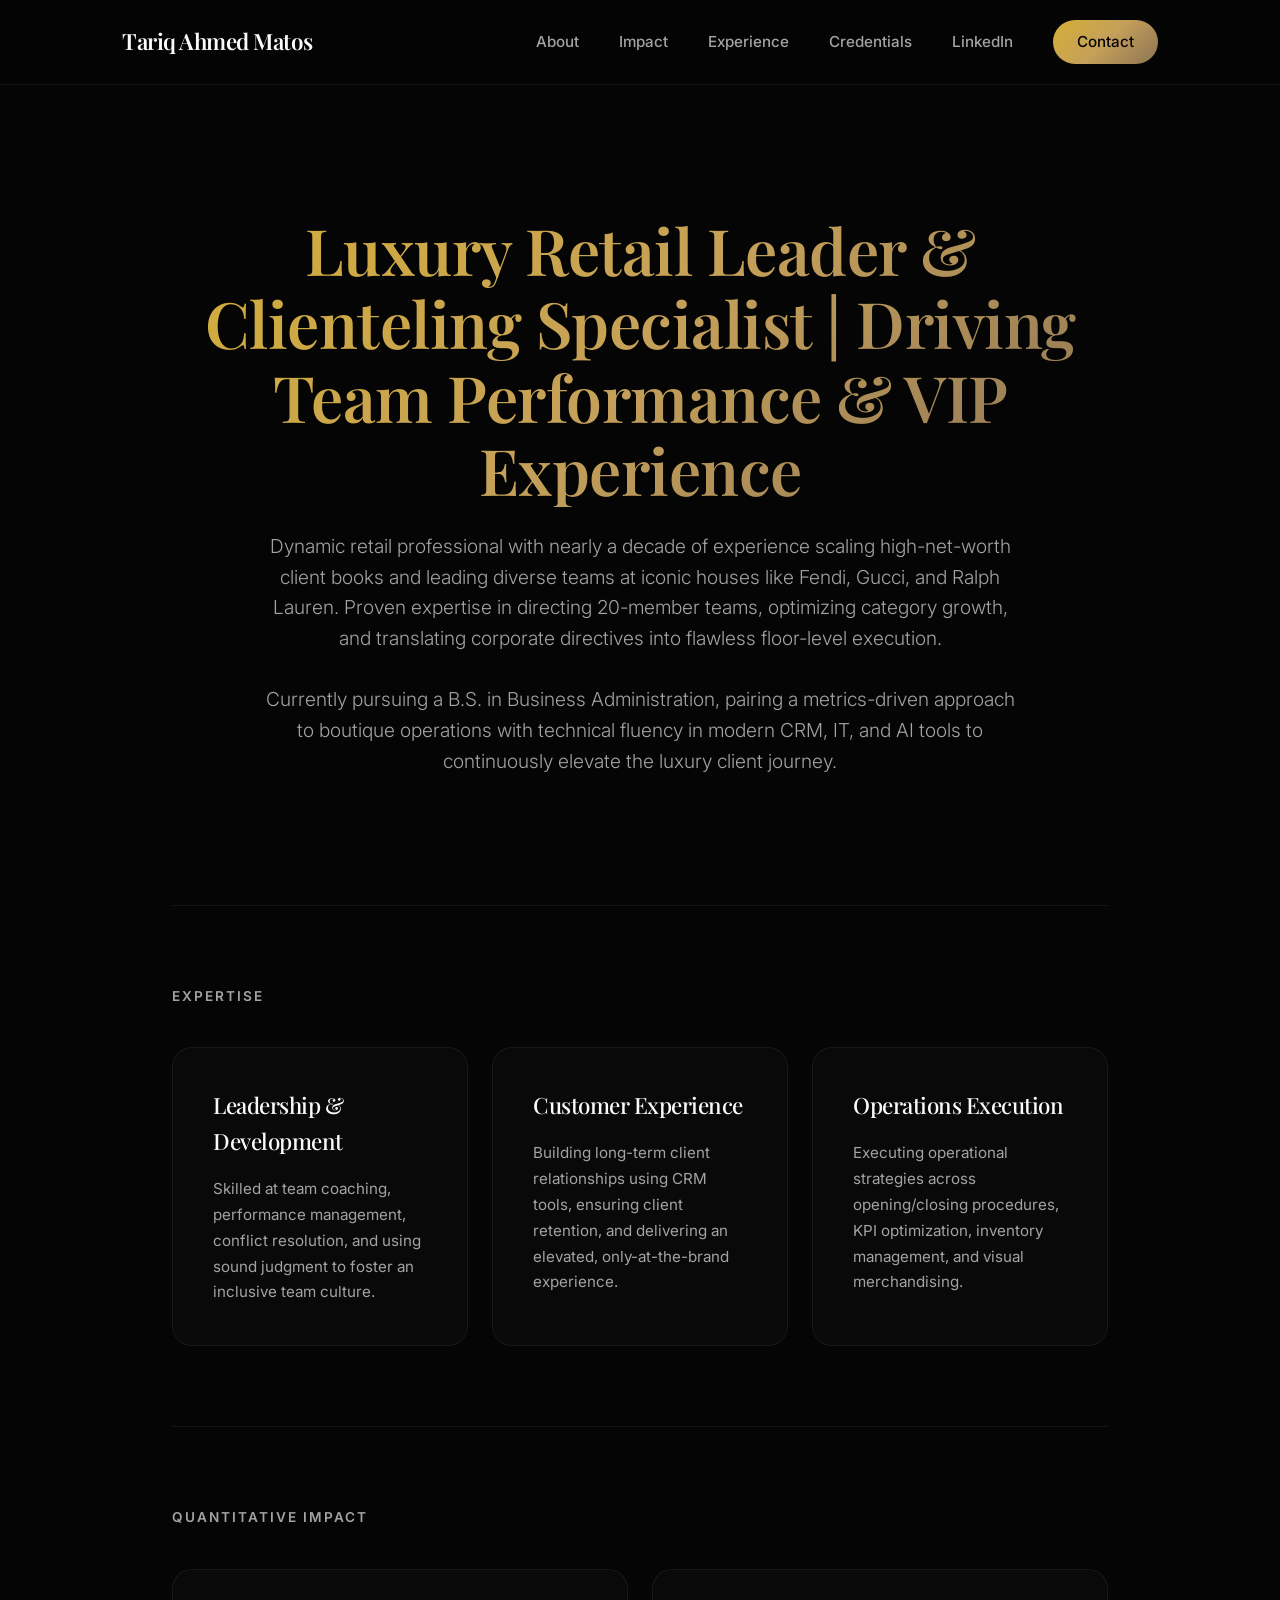
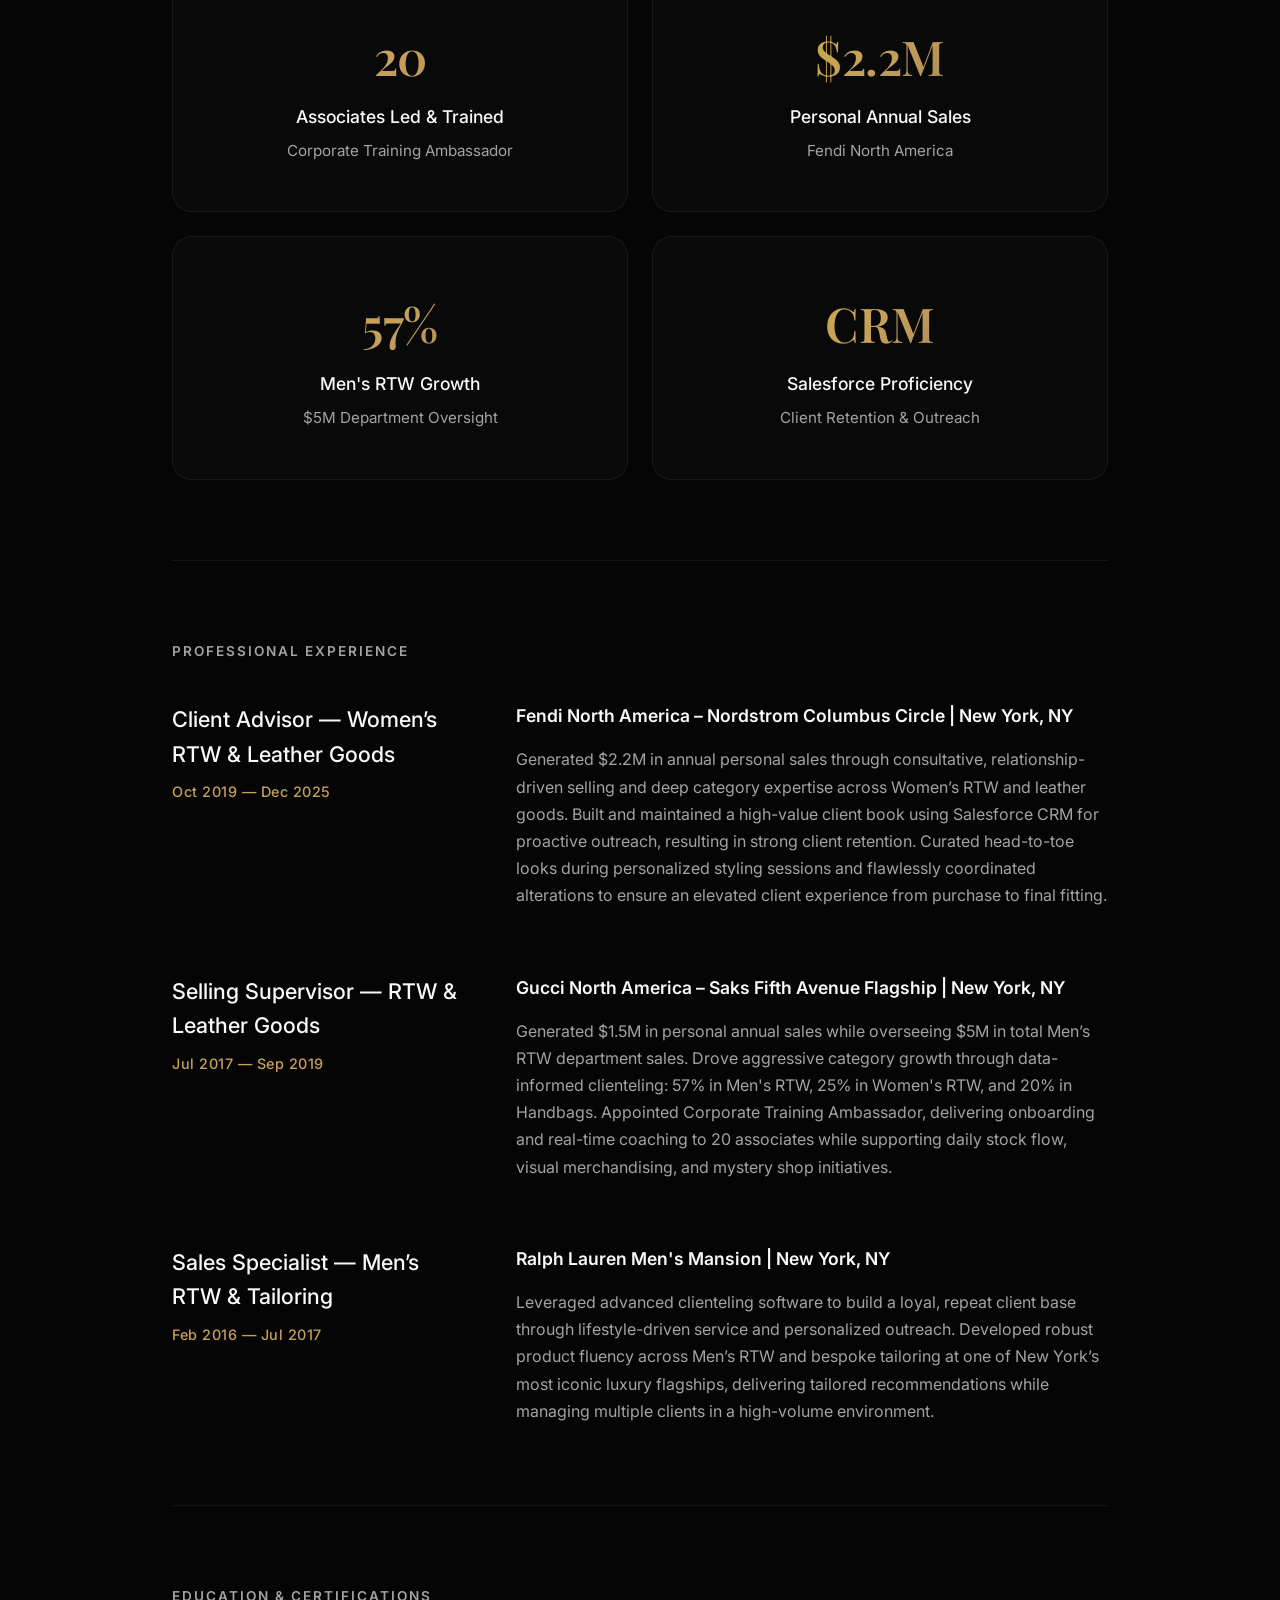
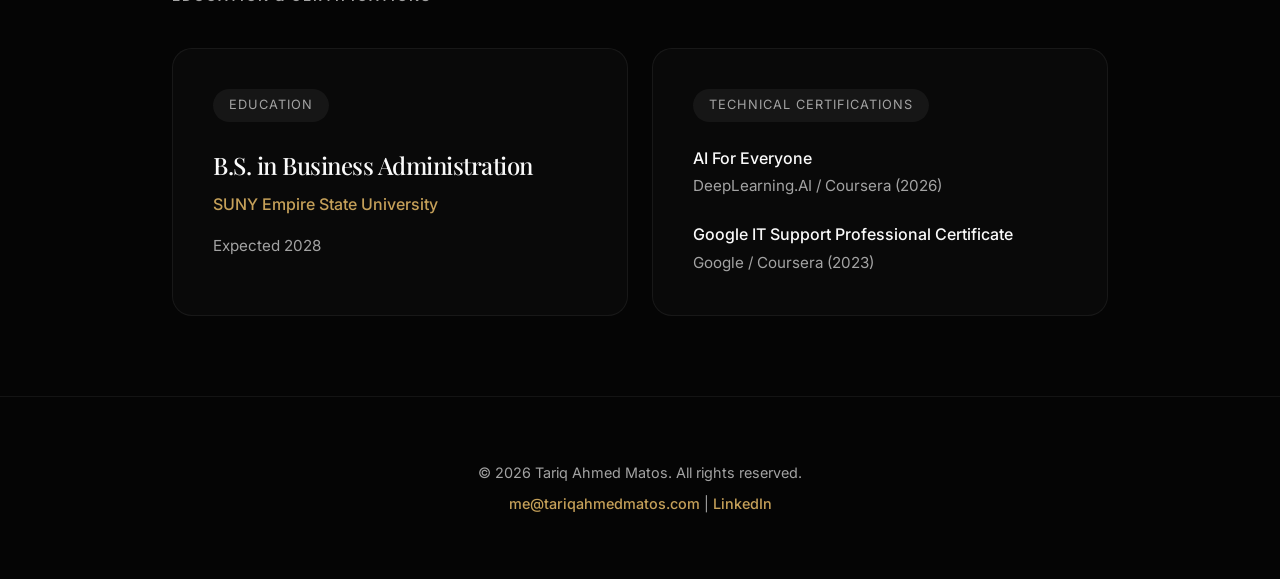
<file: index.html>
<!DOCTYPE html>
<html lang="en">
<head>
    <meta charset="UTF-8">
    <meta name="viewport" content="width=device-width, initial-scale=1.0">
    <title>Tariq Ahmed Matos | Professional Portfolio</title>
    <link rel="stylesheet" href="styles.css">
    <!-- Google Fonts for a clean, premium typographic feel (Added Playfair Display for Luxury Serifs) -->
    <link rel="preconnect" href="https://fonts.googleapis.com">
    <link rel="preconnect" href="https://fonts.gstatic.com" crossorigin>
    <link href="https://fonts.googleapis.com/css2?family=Inter:wght@300;400;500;600&family=Playfair+Display:wght@400;500;600;700&display=swap" rel="stylesheet">
</head>
<body>

    <!-- Navigation Header -->
    <header class="navbar">
        <div class="nav-container">
            <a href="#" class="logo">Tariq Ahmed Matos</a>
            <nav class="nav-links">
                <a href="#about">About</a>
                <a href="#impact">Impact</a>
                <a href="#experience">Experience</a>
                <a href="#credentials">Credentials</a>
                <a href="https://www.linkedin.com/in/tariq-ahmed-86a11294" target="_blank">LinkedIn</a>
              <a href="mailto:me@tariqahmedmatos.com" class="btn-contact">Contact</a>

            </nav>
        </div>
    </header>

    <main class="content-wrapper">
        
        <!-- Hero Section -->
        <section id="about" class="hero-section">
            <h1 class="hero-title">Luxury Retail Leader & Clienteling Specialist | Driving Team Performance & VIP Experience</h1>
            <p class="hero-subtitle">
                Dynamic retail professional with nearly a decade of experience scaling high-net-worth client books and leading diverse teams at iconic houses like Fendi, Gucci, and Ralph Lauren. Proven expertise in directing 20-member teams, optimizing category growth, and translating corporate directives into flawless floor-level execution.
                <br><br>
                Currently pursuing a B.S. in Business Administration, pairing a metrics-driven approach to boutique operations with technical fluency in modern CRM, IT, and AI tools to continuously elevate the luxury client journey.
            </p>
        </section>

        <hr class="divider">

        <!-- Core Competencies Grid -->
        <section class="grid-section">
            <div class="section-label">Expertise</div>
            <div class="skills-grid">
                <div class="skill-card">
                    <h3>Leadership & Development</h3>
                    <p>Skilled at team coaching, performance management, conflict resolution, and using sound judgment to foster an inclusive team culture.</p>
                </div>
                <div class="skill-card">
                    <h3>Customer Experience</h3>
                    <p>Building long-term client relationships using CRM tools, ensuring client retention, and delivering an elevated, only-at-the-brand experience.</p>
                </div>
                <div class="skill-card">
                    <h3>Operations Execution</h3>
                    <p>Executing operational strategies across opening/closing procedures, KPI optimization, inventory management, and visual merchandising.</p>
                </div>
            </div>
        </section>

        <hr class="divider">

        <!-- Quantitative Impact Section -->
        <section id="impact" class="grid-section">
            <div class="section-label">Quantitative Impact</div>
            <div class="credentials-container" style="text-align: center;">
                <div class="cred-block" style="padding: 3rem 2rem;">
                    <h3 style="font-size: 3rem; font-weight: 600; background: var(--accent-gradient); -webkit-background-clip: text; -webkit-text-fill-color: transparent; margin-bottom: 0.5rem;">20</h3>
                    <p style="font-weight: 500; font-size: 1.1rem; color: var(--text-main); margin-bottom: 0.5rem;">Associates Led & Trained</p>
                    <p class="academic-meta">Corporate Training Ambassador</p>
                </div>
                <div class="cred-block" style="padding: 3rem 2rem;">
                    <h3 style="font-size: 3rem; font-weight: 600; background: var(--accent-gradient); -webkit-background-clip: text; -webkit-text-fill-color: transparent; margin-bottom: 0.5rem;">$2.2M</h3>
                    <p style="font-weight: 500; font-size: 1.1rem; color: var(--text-main); margin-bottom: 0.5rem;">Personal Annual Sales</p>
                    <p class="academic-meta">Fendi North America</p>
                </div>
                <div class="cred-block" style="padding: 3rem 2rem;">
                    <h3 style="font-size: 3rem; font-weight: 600; background: var(--accent-gradient); -webkit-background-clip: text; -webkit-text-fill-color: transparent; margin-bottom: 0.5rem;">57%</h3>
                    <p style="font-weight: 500; font-size: 1.1rem; color: var(--text-main); margin-bottom: 0.5rem;">Men's RTW Growth</p>
                    <p class="academic-meta">$5M Department Oversight</p>
                </div>
                <div class="cred-block" style="padding: 3rem 2rem;">
                    <h3 style="font-size: 3rem; font-weight: 600; background: var(--accent-gradient); -webkit-background-clip: text; -webkit-text-fill-color: transparent; margin-bottom: 0.5rem;">CRM</h3>
                    <p style="font-weight: 500; font-size: 1.1rem; color: var(--text-main); margin-bottom: 0.5rem;">Salesforce Proficiency</p>
                    <p class="academic-meta">Client Retention & Outreach</p>
                </div>
            </div>
        </section>

        <hr class="divider">

        <!-- Professional Experience Section -->
        <section id="experience" class="timeline-section">
            <div class="section-label">Professional Experience</div>
            <div class="timeline-container">
                
                <div class="timeline-item">
                    <div class="time-meta">
                        <h4>Client Advisor — Women’s RTW & Leather Goods</h4>
                        <span class="date-range">Oct 2019 — Dec 2025</span>
                    </div>
                    <div class="time-content">
                        <p class="role-location">Fendi North America – Nordstrom Columbus Circle | New York, NY</p>
                        <p>Generated $2.2M in annual personal sales through consultative, relationship-driven selling and deep category expertise across Women’s RTW and leather goods. Built and maintained a high-value client book using Salesforce CRM for proactive outreach, resulting in strong client retention. Curated head-to-toe looks during personalized styling sessions and flawlessly coordinated alterations to ensure an elevated client experience from purchase to final fitting.</p>
                    </div>
                </div>

                <div class="timeline-item">
                    <div class="time-meta">
                        <h4>Selling Supervisor — RTW & Leather Goods</h4>
                        <span class="date-range">Jul 2017 — Sep 2019</span>
                    </div>
                    <div class="time-content">
                        <p class="role-location">Gucci North America – Saks Fifth Avenue Flagship | New York, NY</p>
                        <p>Generated $1.5M in personal annual sales while overseeing $5M in total Men’s RTW department sales. Drove aggressive category growth through data-informed clienteling: 57% in Men's RTW, 25% in Women's RTW, and 20% in Handbags. Appointed Corporate Training Ambassador, delivering onboarding and real-time coaching to 20 associates while supporting daily stock flow, visual merchandising, and mystery shop initiatives.</p>
                    </div>
                </div>

                <div class="timeline-item">
                    <div class="time-meta">
                        <h4>Sales Specialist — Men’s RTW & Tailoring</h4>
                        <span class="date-range">Feb 2016 — Jul 2017</span>
                    </div>
                    <div class="time-content">
                        <p class="role-location">Ralph Lauren Men's Mansion | New York, NY</p>
                        <p>Leveraged advanced clienteling software to build a loyal, repeat client base through lifestyle-driven service and personalized outreach. Developed robust product fluency across Men’s RTW and bespoke tailoring at one of New York’s most iconic luxury flagships, delivering tailored recommendations while managing multiple clients in a high-volume environment.</p>
                    </div>
                </div>

            </div>
        </section>

        <hr class="divider">

        <!-- Education & Certifications Section -->
        <section id="credentials" class="grid-section">
            <div class="section-label">Education & Certifications</div>
            <div class="credentials-container">
                <div class="cred-block">
                    <span class="cred-type">Education</span>
                    <h3>B.S. in Business Administration</h3>
                    <p class="institution">SUNY Empire State University</p>
                    <p class="academic-meta">Expected 2028</p>
                </div>
                <div class="cred-block">
                    <span class="cred-type">Technical Certifications</span>
                    <ul class="cert-list">
                        <li>
                            <strong>AI For Everyone</strong>
                            <span>DeepLearning.AI / Coursera (2026)</span>
                        </li>
                        <li>
                            <strong>Google IT Support Professional Certificate</strong>
                            <span>Google / Coursera (2023)</span>
                        </li>
                    </ul>
                </div>
            </div>
        </section>

    </main>

    <!-- Footer -->
    <footer class="site-footer">
        <p>&copy; 2026 Tariq Ahmed Matos. All rights reserved.</p>
        <p>
         <a href="mailto:me@tariqahmedmatos.com" class="footer-email">me@tariqahmedmatos.com</a> | 

            <a href="https://www.linkedin.com/in/tariq-ahmed-86a11294" target="_blank" class="footer-email">LinkedIn</a>
        </p>
    </footer>

</body>
</html>
</file>
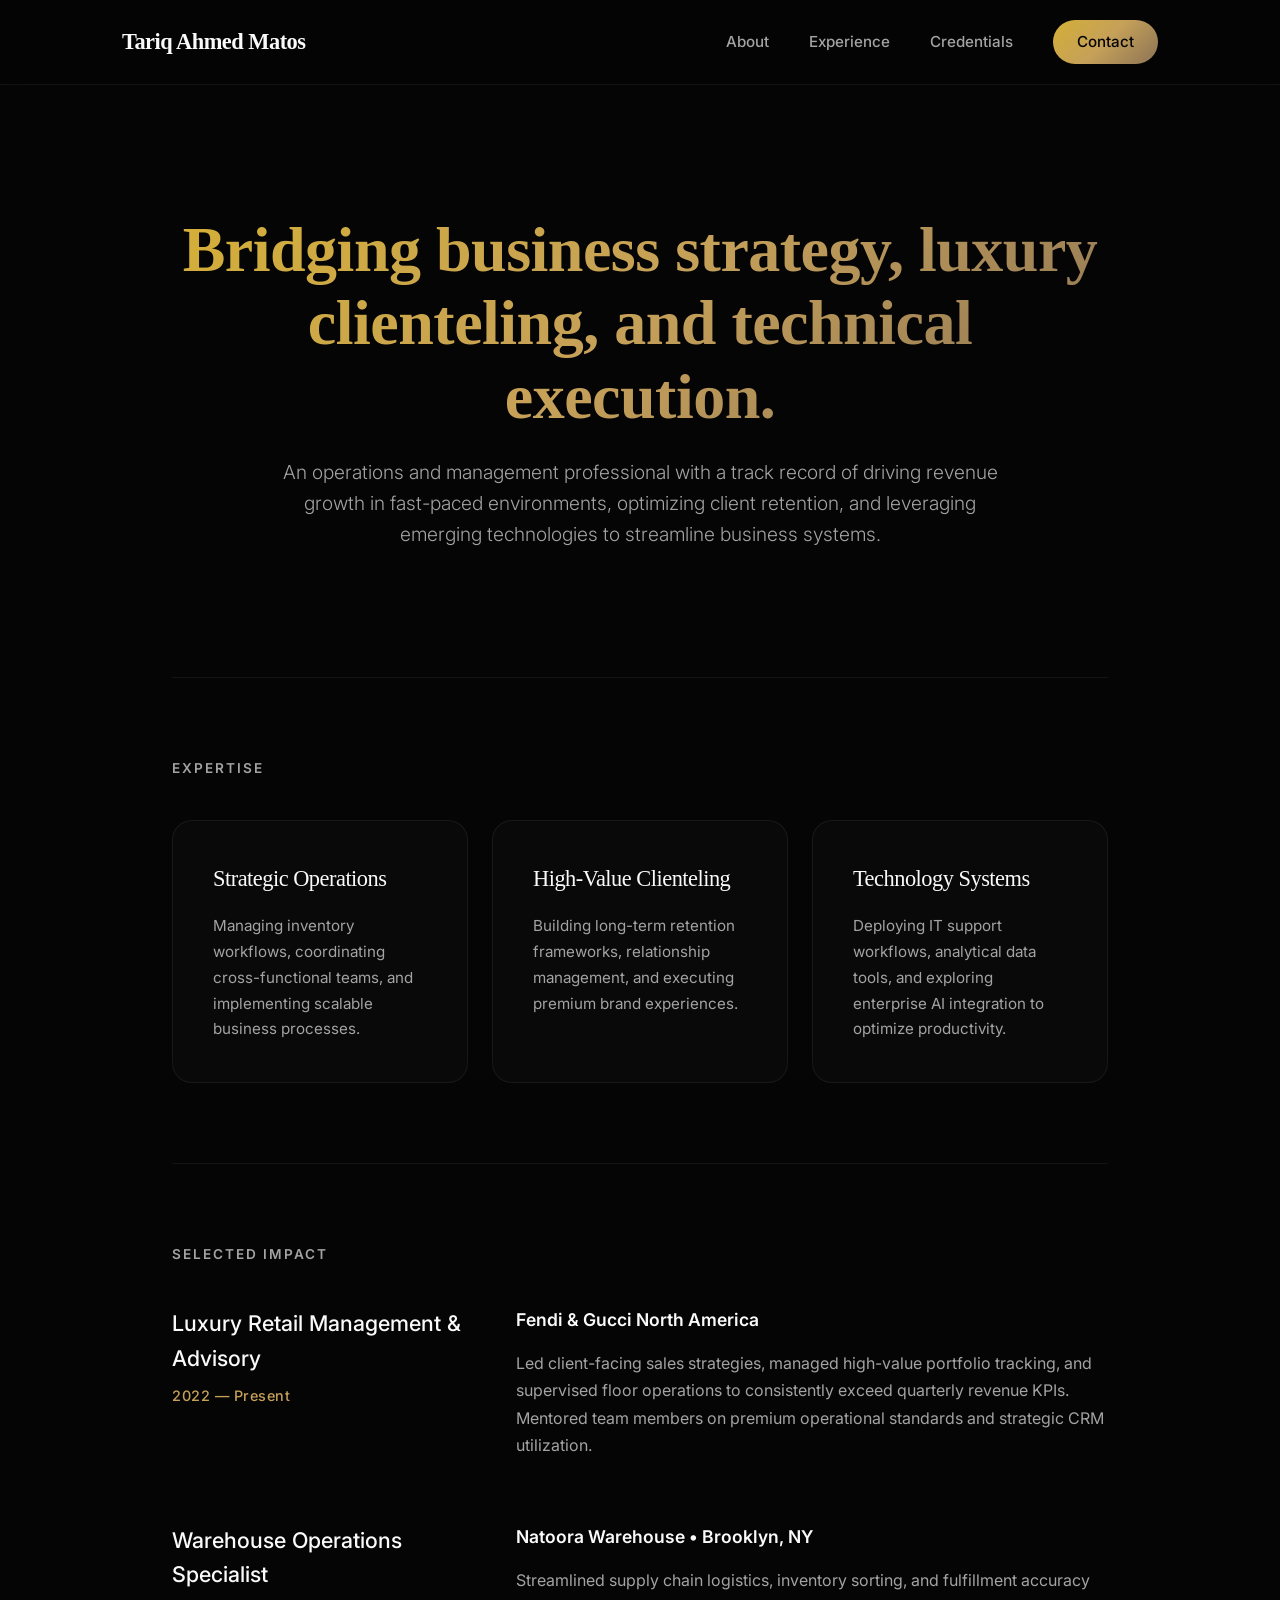
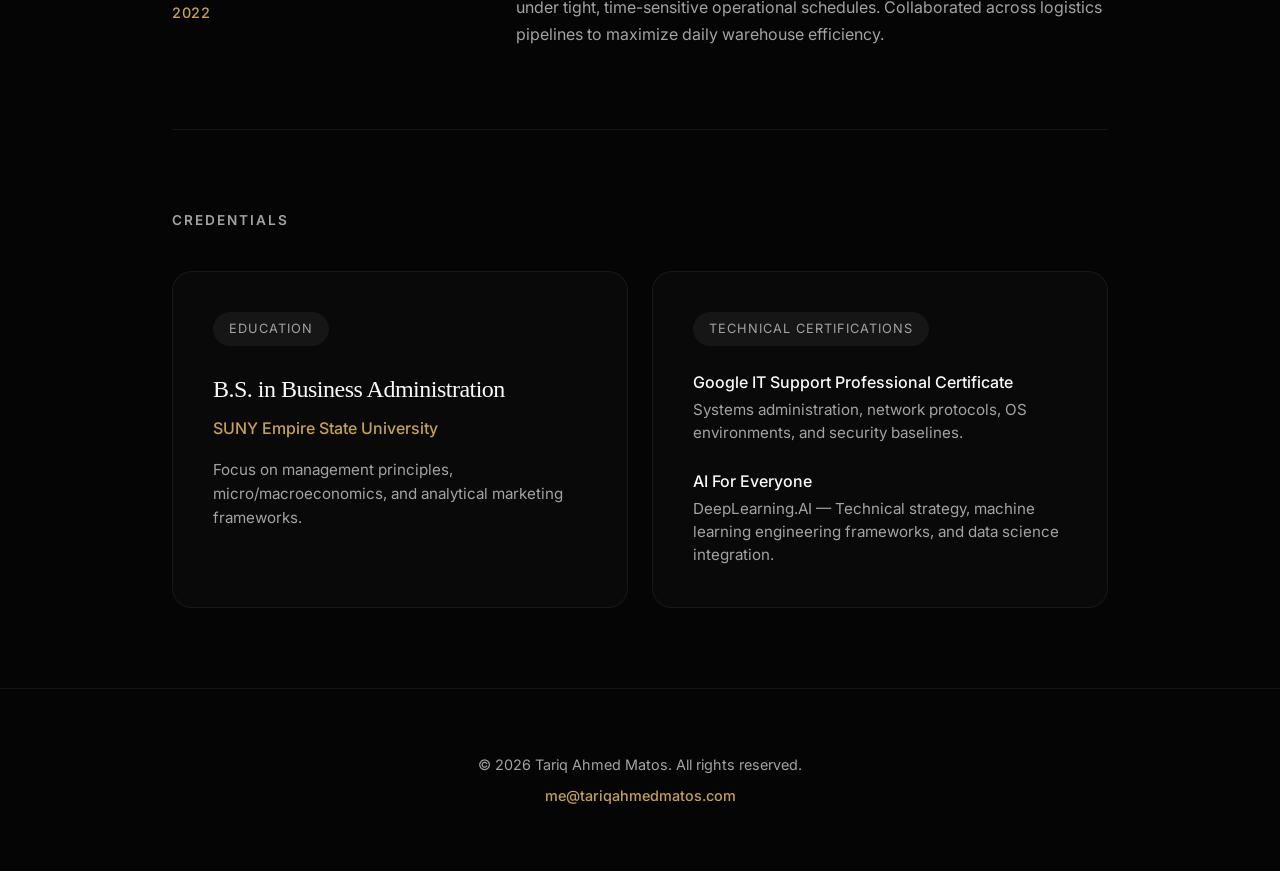
<file: gemini-code-1784521891847.html>
<!DOCTYPE html>
<html lang="en">
<head>
    <meta charset="UTF-8">
    <meta name="viewport" content="width=device-width, initial-scale=1.0">
    <title>Tariq Ahmed Matos | Professional Portfolio</title>
    <link rel="stylesheet" href="styles.css">
    <!-- Google Fonts for a clean, premium typographic feel -->
    <link rel="preconnect" href="https://fonts.googleapis.com">
    <link rel="preconnect" href="https://fonts.gstatic.com" crossorigin>
    <link href="https://fonts.googleapis.com/css2?family=Inter:wght@300;400;500;600&display=swap" rel="stylesheet">
</head>
<body>

    <!-- Navigation Header -->
    <header class="navbar">
        <div class="nav-container">
            <a href="#" class="logo">Tariq Ahmed Matos</a>
            <nav class="nav-links">
                <a href="#about">About</a>
                <a href="#experience">Experience</a>
                <a href="#credentials">Credentials</a>
                <a href="mailto:me@tariqahmedmatos.com" class="btn-contact">Contact</a>
            </nav>
        </div>
    </header>

    <main class="content-wrapper">
        
        <!-- Hero Section -->
        <section id="about" class="hero-section">
            <h1 class="hero-title">Bridging business strategy, luxury clienteling, and technical execution.</h1>
            <p class="hero-subtitle">
                An operations and management professional with a track record of driving revenue growth in fast-paced environments, optimizing client retention, and leveraging emerging technologies to streamline business systems.
            </p>
        </section>

        <hr class="divider">

        <!-- Core Competencies Grid -->
        <section class="grid-section">
            <div class="section-label">Expertise</div>
            <div class="skills-grid">
                <div class="skill-card">
                    <h3>Strategic Operations</h3>
                    <p>Managing inventory workflows, coordinating cross-functional teams, and implementing scalable business processes.</p>
                </div>
                <div class="skill-card">
                    <h3>High-Value Clienteling</h3>
                    <p>Building long-term retention frameworks, relationship management, and executing premium brand experiences.</p>
                </div>
                <div class="skill-card">
                    <h3>Technology Systems</h3>
                    <p>Deploying IT support workflows, analytical data tools, and exploring enterprise AI integration to optimize productivity.</p>
                </div>
            </div>
        </section>

        <hr class="divider">

        <!-- Professional Experience Section -->
        <section id="experience" class="timeline-section">
            <div class="section-label">Selected Impact</div>
            <div class="timeline-container">
                
                <div class="timeline-item">
                    <div class="time-meta">
                        <h4>Luxury Retail Management & Advisory</h4>
                        <span class="date-range">2022 — Present</span>
                    </div>
                    <div class="time-content">
                        <p class="role-location">Fendi & Gucci North America</p>
                        <p>Led client-facing sales strategies, managed high-value portfolio tracking, and supervised floor operations to consistently exceed quarterly revenue KPIs. Mentored team members on premium operational standards and strategic CRM utilization.</p>
                    </div>
                </div>

                <div class="timeline-item">
                    <div class="time-meta">
                        <h4>Warehouse Operations Specialist</h4>
                        <span class="date-range">2022</span>
                    </div>
                    <div class="time-content">
                        <p class="role-location">Natoora Warehouse • Brooklyn, NY</p>
                        <p>Streamlined supply chain logistics, inventory sorting, and fulfillment accuracy under tight, time-sensitive operational schedules. Collaborated across logistics pipelines to maximize daily warehouse efficiency.</p>
                    </div>
                </div>

            </div>
        </section>

        <hr class="divider">

        <!-- Education & Certifications Section -->
        <section id="credentials" class="grid-section">
            <div class="section-label">Credentials</div>
            <div class="credentials-container">
                <div class="cred-block">
                    <span class="cred-type">Education</span>
                    <h3>B.S. in Business Administration</h3>
                    <p class="institution">SUNY Empire State University</p>
                    <p class="academic-meta">Focus on management principles, micro/macroeconomics, and analytical marketing frameworks.</p>
                </div>
                <div class="cred-block">
                    <span class="cred-type">Technical Certifications</span>
                    <ul class="cert-list">
                        <li>
                            <strong>Google IT Support Professional Certificate</strong>
                            <span>Systems administration, network protocols, OS environments, and security baselines.</span>
                        </li>
                        <li>
                            <strong>AI For Everyone</strong>
                            <span>DeepLearning.AI — Technical strategy, machine learning engineering frameworks, and data science integration.</span>
                        </li>
                    </ul>
                </div>
            </div>
        </section>

    </main>

    <!-- Footer -->
    <footer class="site-footer">
        <p>&copy; 2026 Tariq Ahmed Matos. All rights reserved.</p>
        <p><a href="mailto:me@tariqahmedmatos.com" class="footer-email">me@tariqahmedmatos.com</a></p>
    </footer>

</body>
</html>
</file>
<file: styles.css>
/* =========================================
   CSS Variables & Global Reset (Luxury Edit)
========================================= */
:root {
    /* Color Palette - Stark Onyx & Editorial White */
    --bg-color: #050505; /* True luxury black */
    --text-main: #FAFAFA;
    --text-muted: #A3A3A3;
    
    /* Subtle Champagne/Bronze Accents */
    --accent-gradient: linear-gradient(135deg, #D4AF37, #C5A059, #8B7355);
    --accent-solid: #C5A059;
    
    /* Glassmorphism Borders & Backgrounds */
    --card-bg: rgba(255, 255, 255, 0.02);
    --card-border: rgba(255, 255, 255, 0.06);
    --hover-glow: 0 8px 30px rgba(197, 160, 89, 0.15);
}

* {
    margin: 0;
    padding: 0;
    box-sizing: border-box;
}

html {
    scroll-behavior: smooth;
}

body {
    font-family: 'Inter', sans-serif;
    background-color: var(--bg-color);
    color: var(--text-main);
    line-height: 1.6;
    -webkit-font-smoothing: antialiased;
}

/* Luxury Serif Typography */
h1, h2, h3, .logo {
    font-family: 'Playfair Display', 'Bodoni MT', serif;
    letter-spacing: -0.5px;
}

/* Accessibility: Visible Focus States */
a:focus-visible, button:focus-visible, input:focus-visible {
    outline: 2px solid var(--accent-solid);
    outline-offset: 4px;
    border-radius: 4px;
}

/* =========================================
   Navigation Header
========================================= */
.navbar {
    position: sticky;
    top: 0;
    z-index: 100;
    background: rgba(5, 5, 5, 0.75);
    backdrop-filter: blur(16px);
    -webkit-backdrop-filter: blur(16px);
    border-bottom: 1px solid var(--card-border);
}

.nav-container {
    display: flex;
    justify-content: space-between;
    align-items: center;
    max-width: 1100px;
    margin: 0 auto;
    padding: 1.25rem 2rem;
}

.logo {
    font-weight: 600;
    font-size: 1.4rem;
    text-decoration: none;
    color: var(--text-main);
}

.nav-links {
    display: flex;
    gap: 2.5rem;
    align-items: center;
}

.nav-links a {
    color: var(--text-muted);
    text-decoration: none;
    font-size: 0.95rem;
    font-weight: 500;
    transition: color 0.3s ease;
}

.nav-links a:hover {
    color: var(--text-main);
}

.btn-contact {
    background: var(--accent-gradient);
    padding: 0.6rem 1.5rem;
    border-radius: 50px;
    color: #050505 !important;
    font-weight: 600;
    transition: transform 0.3s ease, box-shadow 0.3s ease;
}

.btn-contact:hover {
    transform: translateY(-2px);
    box-shadow: var(--hover-glow);
}

/* =========================================
   Main Layout & Dividers
========================================= */
.content-wrapper {
    max-width: 1000px;
    margin: 0 auto;
    padding: 0 2rem;
}

.divider {
    border: 0;
    height: 1px;
    background: var(--card-border);
    margin: 5rem 0;
}

.section-label {
    font-size: 0.85rem;
    text-transform: uppercase;
    letter-spacing: 2px;
    color: var(--text-muted);
    margin-bottom: 2.5rem;
    font-weight: 600;
}

/* =========================================
   Hero Section
========================================= */
.hero-section {
    text-align: center;
    padding: 8rem 0 3rem 0;
}

.hero-title {
    font-size: clamp(2.5rem, 5vw, 4rem);
    font-weight: 600;
    line-height: 1.15;
    margin-bottom: 1.5rem;
    
    /* Vibrant Gradient Text */
    background: var(--accent-gradient);
    -webkit-background-clip: text;
    -webkit-text-fill-color: transparent;
    background-clip: text;
}

.hero-subtitle {
    font-size: 1.2rem;
    color: var(--text-muted);
    max-width: 750px;
    margin: 0 auto;
    font-weight: 300;
}

/* =========================================
   Expertise Grid
========================================= */
.skills-grid {
    display: grid;
    grid-template-columns: repeat(auto-fit, minmax(280px, 1fr));
    gap: 1.5rem;
}

.skill-card {
    background: var(--card-bg);
    border: 1px solid var(--card-border);
    border-radius: 20px;
    padding: 2.5rem;
    transition: all 0.4s cubic-bezier(0.175, 0.885, 0.32, 1.275);
}

.skill-card:hover {
    transform: translateY(-4px); /* Softened from -8px for subtle motion */
    border-color: var(--accent-solid);
    background: rgba(255, 255, 255, 0.04);
}

.skill-card h3 {
    font-size: 1.4rem;
    font-weight: 500;
    margin-bottom: 1rem;
    color: var(--text-main);
}

.skill-card p {
    color: var(--text-muted);
    font-size: 0.95rem;
    line-height: 1.7;
}

/* =========================================
   Experience Timeline
========================================= */
.timeline-container {
    display: flex;
    flex-direction: column;
    gap: 4rem;
}

.timeline-item {
    display: grid;
    grid-template-columns: 1fr 2fr;
    gap: 3rem;
}

.time-meta h4 {
    font-size: 1.35rem;
    font-weight: 500;
    margin-bottom: 0.5rem;
    color: var(--text-main);
}

.date-range {
    font-size: 0.9rem;
    color: var(--accent-solid);
    font-weight: 500;
    letter-spacing: 0.5px;
}

.role-location {
    font-family: 'Inter', sans-serif;
    font-weight: 600;
    margin-bottom: 1rem;
    color: var(--text-main);
    font-size: 1.1rem;
}

.time-content p:not(.role-location) {
    color: var(--text-muted);
    font-size: 1rem;
    line-height: 1.7;
}

/* =========================================
   Credentials Section
========================================= */
.credentials-container {
    display: grid;
    grid-template-columns: repeat(auto-fit, minmax(350px, 1fr));
    gap: 1.5rem;
}

.cred-block {
    background: var(--card-bg);
    border: 1px solid var(--card-border);
    border-radius: 20px;
    padding: 2.5rem;
    transition: all 0.4s cubic-bezier(0.175, 0.885, 0.32, 1.275);
}

.cred-block:hover {
    transform: translateY(-4px);
    border-color: var(--accent-solid);
    background: rgba(255, 255, 255, 0.04);
}

.cred-type {
    display: inline-block;
    padding: 0.4rem 1rem;
    background: rgba(255, 255, 255, 0.05);
    border-radius: 50px;
    font-size: 0.8rem;
    text-transform: uppercase;
    letter-spacing: 1px;
    color: var(--text-muted);
    margin-bottom: 1.5rem;
}

.cred-block h3 {
    font-size: 1.5rem;
    font-weight: 500;
    margin-bottom: 0.5rem;
}

.institution {
    color: var(--accent-solid);
    font-weight: 500;
    margin-bottom: 1rem;
}

.academic-meta {
    font-family: 'Inter', sans-serif;
    color: var(--text-muted);
    font-size: 0.95rem;
    line-height: 1.6;
}

.cert-list {
    list-style: none;
    display: flex;
    flex-direction: column;
    gap: 1.5rem;
}

.cert-list li strong {
    display: block;
    color: var(--text-main);
    font-weight: 500;
    margin-bottom: 0.25rem;
}

.cert-list li span {
    color: var(--text-muted);
    font-size: 0.95rem;
    line-height: 1.5;
    display: block;
}

/* =========================================
   Footer
========================================= */
.site-footer {
    text-align: center;
    padding: 4rem 2rem;
    margin-top: 5rem;
    border-top: 1px solid var(--card-border);
    color: var(--text-muted);
    font-size: 0.9rem;
}

.footer-email {
    color: var(--accent-solid);
    text-decoration: none;
    font-weight: 500;
    margin-top: 0.5rem;
    display: inline-block;
    transition: color 0.3s ease;
}

.footer-email:hover {
    color: #FFF;
}

/* =========================================
   Mobile Responsiveness
========================================= */
@media (max-width: 768px) {
    .nav-links {
        display: none;
    }
    
    .hero-section {
        padding: 5rem 0 2rem 0;
    }
    
    .timeline-item {
        grid-template-columns: 1fr;
        gap: 1rem;
    }
    
    .time-meta {
        margin-bottom: 0.5rem;
    }
    
    .credentials-container {
        grid-template-columns: 1fr;
    }
}
</file>
